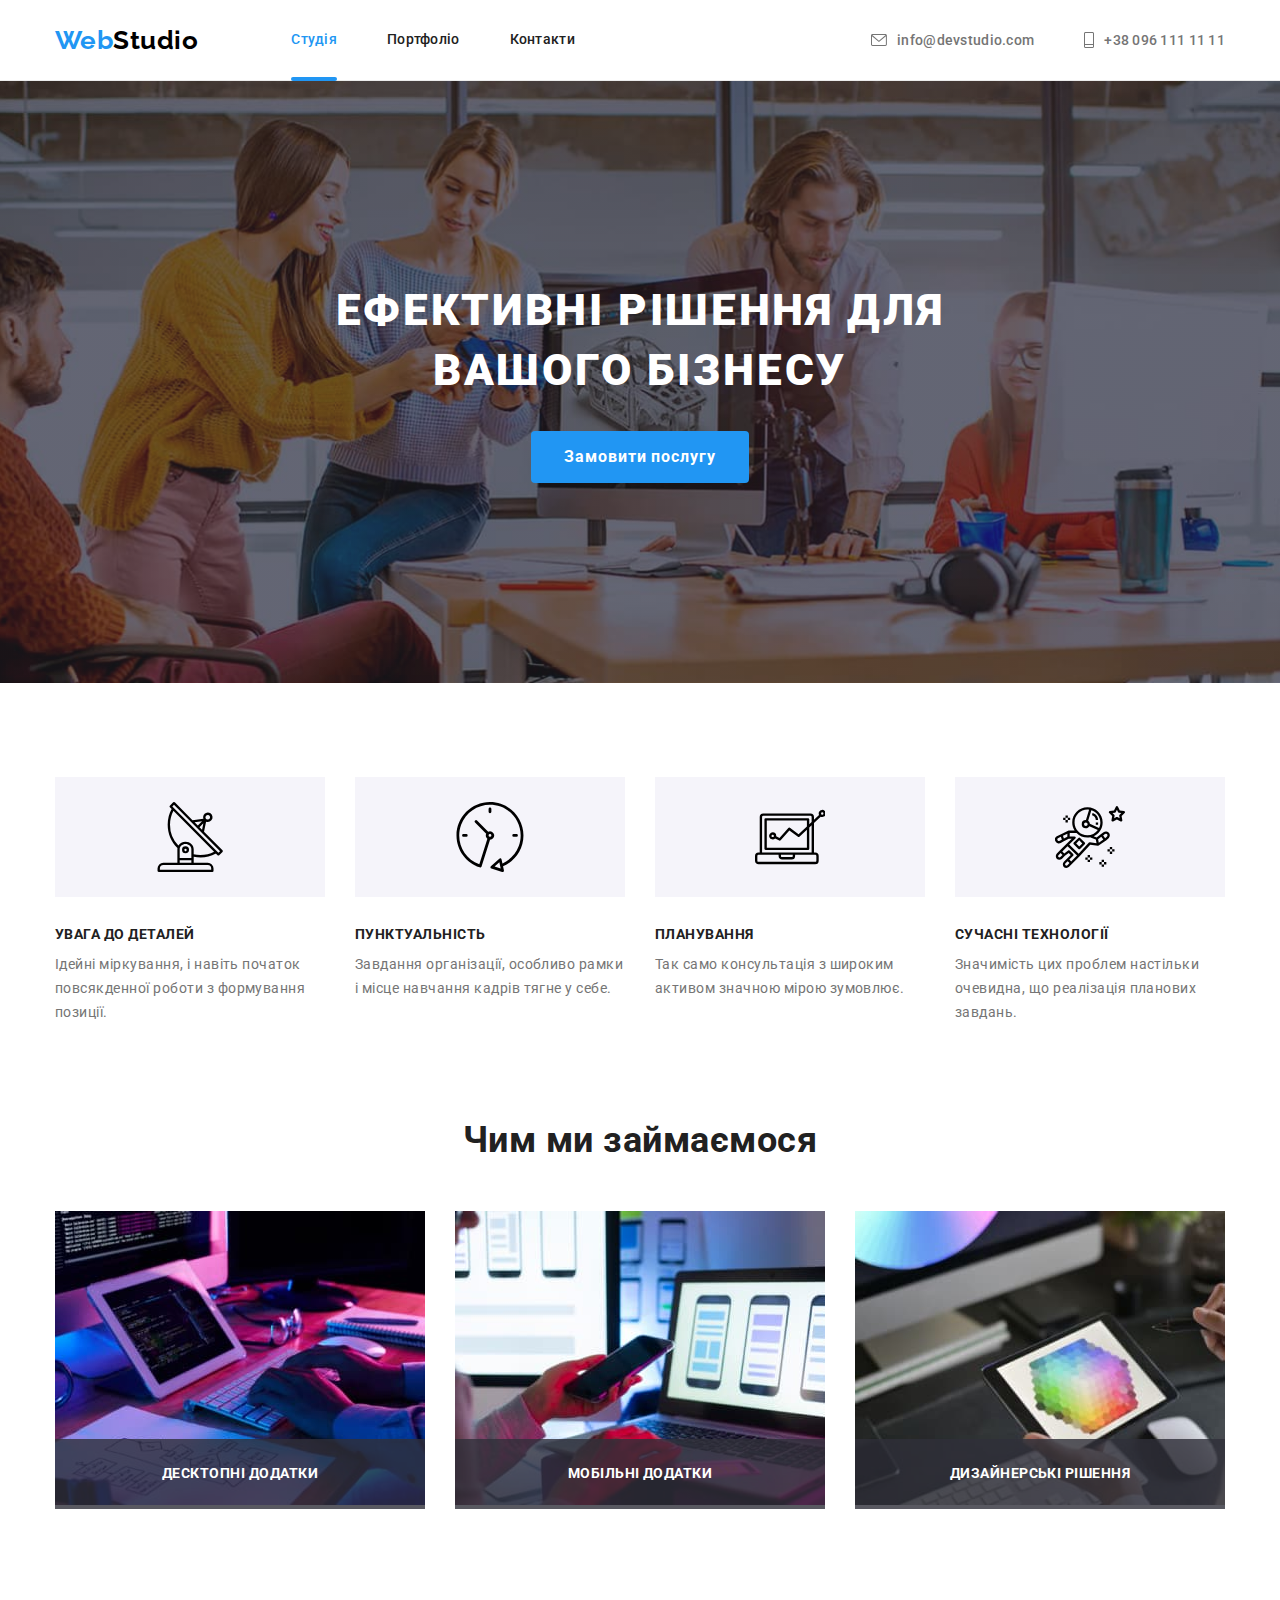
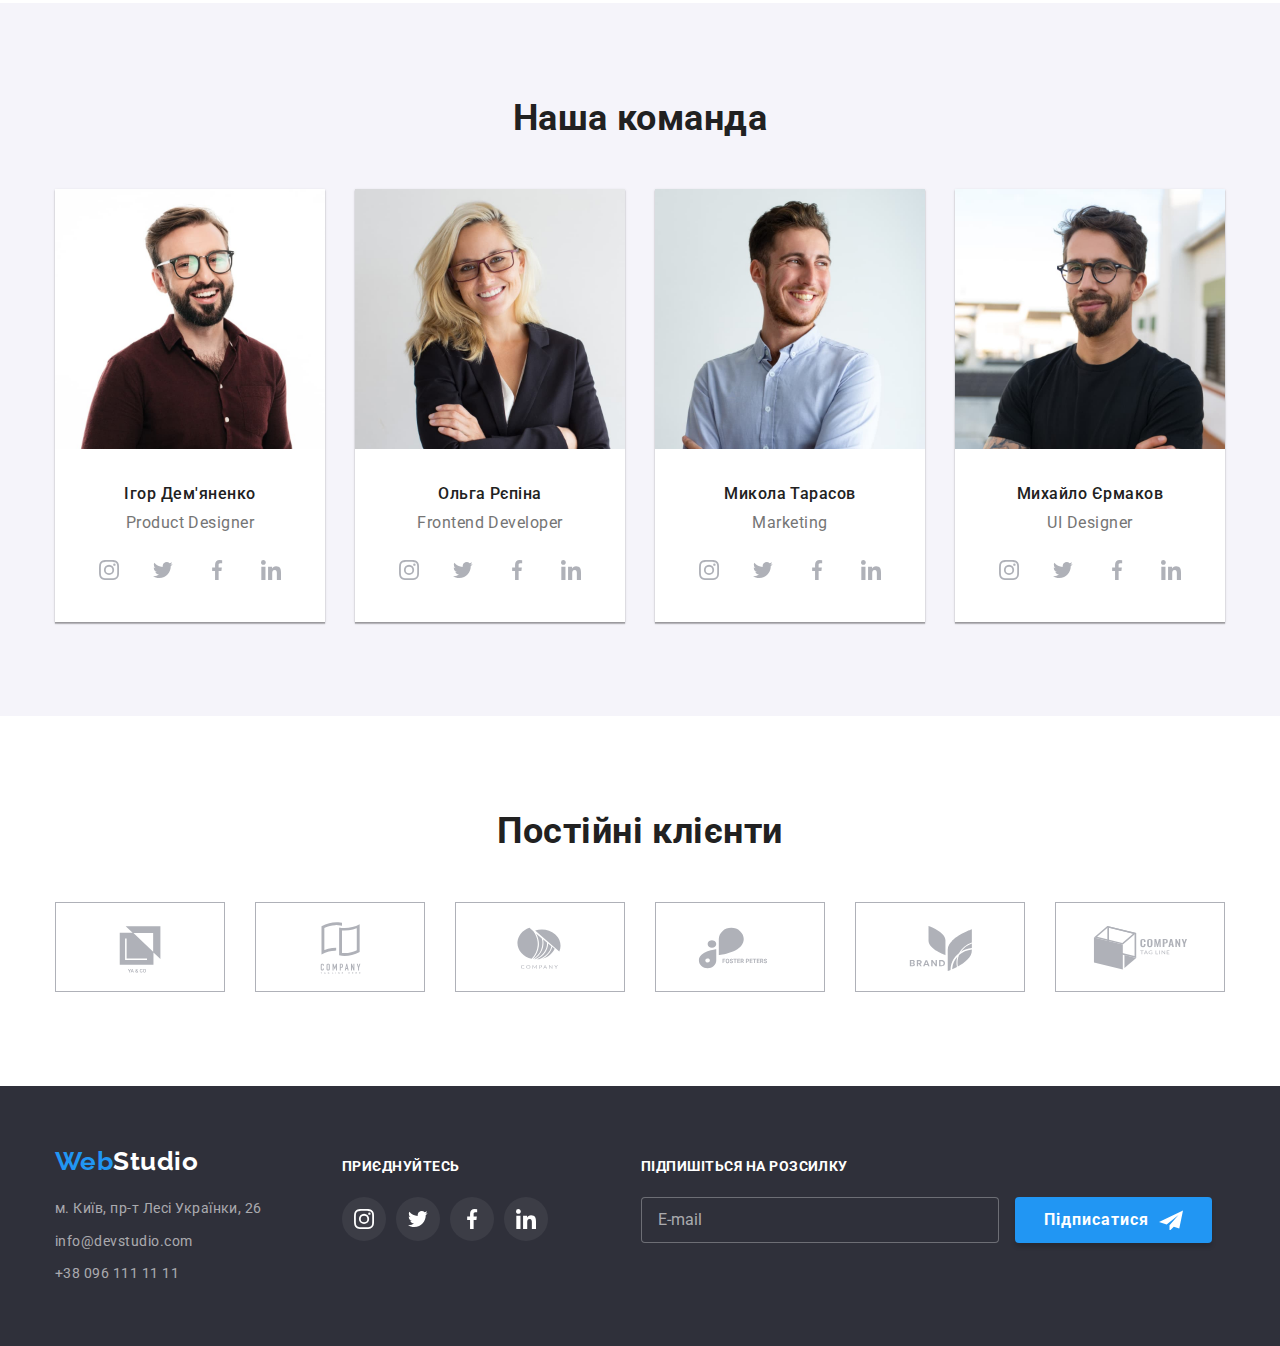
<file: index.html>
<!DOCTYPE html>
<html lang="uk">
  <head>
    <meta charset="UTF-8" />
    <meta http-equiv="X-UA-Compatible" content="IE=edge" />
    <meta name="viewport" content="width=device-width, initial-scale=1.0" />
    <title>Студія</title>
    <link rel="preconnect" href="https://fonts.googleapis.com" />
    <link rel="preconnect" href="https://fonts.gstatic.com" crossorigin />
    <link
      href="https://fonts.googleapis.com/css2?family=Raleway:wght@700&family=Roboto:wght@400;500;700;900&display=swap"
      rel="stylesheet"
    />
    <link
      rel="stylesheet"
      href="https://cdnjs.cloudflare.com/ajax/libs/modern-normalize/1.1.0/modern-normalize.min.css"
    />
    <link rel="stylesheet" href="./css/main.min.css" />
  </head>

  <body>
    <header class="header">
      <div class="container header__section">
        <nav class="header__nav">
          <a class="header__logo logo link" href="./index.html"
            >Web<span class="header__logo--black">Studio</span></a
          >
          <ul class="nav list">
            <li class="nav__item">
              <a class="nav__link link nav__link--current" href="./index.html"
                >Студія</a
              >
            </li>
            <li class="nav__item">
              <a class="nav__link link" href="./portfolio.html">Портфоліо</a>
            </li>
            <li class="nav__item">
              <a class="nav__link link" href="">Контакти</a>
            </li>
          </ul>
        </nav>
        <ul class="header-contact header-contack__list list">
          <li class="header-contact__item">
            <a
              class="header-contact__link link"
              href="mailto:info@devstudio.com"
              ><svg class="header-contact__icon" width="16" height="12">
                <use href="./images/icons.svg#icon-envelope"></use>
              </svg>
              info@devstudio.com</a
            >
          </li>
          <li class="header-contact__item">
            <a class="header-contact__link link" href="tel:+380961111111"
              ><svg class="header-contact__icon" width="10" height="16">
                <use href="./images/icons.svg#icon-mobile"></use>
              </svg>
              +38 096 111 11 11</a
            >
          </li>
        </ul>
      </div>
    </header>

    <main>
      <section class="hero">
        <h1 class="hero__title">Ефективні рішення для вашого бізнесу</h1>
        <button class="hero__btn" type="button" data-modal-open>
          Замовити послугу
        </button>
      </section>

      <section class="features">
        <div class="container">
          <h2 class="visually-hidden">Переваги</h2>
          <ul class="features-list list">
            <li class="features-list__item">
              <div class="features-list__icon-fon">
                <svg class="features-list__icon" width="70" height="70">
                  <use href="./images/icons.svg#icon-antenna"></use>
                </svg>
              </div>

              <h3 class="features-list__title">УВАГА ДО ДЕТАЛЕЙ</h3>
              <p class="features-list__text">
                Ідейні міркування, і навіть початок повсякденної роботи з
                формування позиції.
              </p>
            </li>
            <li class="features-list__item">
              <div class="features-list__icon-fon">
                <svg class="features-list__icon" width="70" height="70">
                  <use href="./images/icons.svg#icon-clock"></use>
                </svg>
              </div>

              <h3 class="features-list__title">ПУНКТУАЛЬНІСТЬ</h3>
              <p class="features-list__text">
                Завдання організації, особливо рамки і місце навчання кадрів
                тягне у себе.
              </p>
            </li>
            <li class="features-list__item">
              <div class="features-list__icon-fon">
                <svg class="features-list__icon" width="70" height="70">
                  <use href="./images/icons.svg#icon-diagram"></use>
                </svg>
              </div>

              <h3 class="features-list__title">ПЛАНУВАННЯ</h3>
              <p class="features-list__text">
                Так само консультація з широким активом значною мірою зумовлює.
              </p>
            </li>
            <li class="features-list__item">
              <div class="features-list__icon-fon">
                <svg class="features-list__icon" width="70" height="70">
                  <use href="./images/icons.svg#icon-astronaut"></use>
                </svg>
              </div>

              <h3 class="features-list__title">СУЧАСНІ ТЕХНОЛОГІЇ</h3>
              <p class="features-list__text">
                Значимість цих проблем настільки очевидна, що реалізація
                планових завдань.
              </p>
            </li>
          </ul>
        </div>
      </section>

      <section class="work">
        <div class="container">
          <h2 class="work__title section-title">Чим ми займаємося</h2>
          <ul class="work-list list">
            <li class="work-list__item">
              <img
                src="./images/box1.jpg"
                alt="співробітник працює за компом"
                width="370"
                height="294"
              />
              <p class="work-list__text">Десктопні додатки</p>
            </li>
            <li class="work-list__item">
              <img
                src="./images/box2.jpg"
                alt="створення мобільного додатку"
                width="370"
                height="294"
              />
              <p class="work-list__text">Мобільні додатки</p>
            </li>
            <li class="work-list__item">
              <img
                src="./images/box3.jpg"
                alt="веб-дизайнер обирає кольори"
                width="370"
                height="294"
              />
              <p class="work-list__text">Дизайнерські рішення</p>
            </li>
          </ul>
        </div>
      </section>

      <section class="team">
        <div class="container">
          <h2 class="team__title section-title">Наша команда</h2>
          <ul class="team-list list">
            <li class="team-list__item">
              <img
                src="./images/img1.jpg"
                alt="фото Ігор Дем'яненко"
                width="270"
                height="260"
              />
              <div class="team-list__workers">
                <h3 class="team-list__worker">Ігор Дем'яненко</h3>
                <p class="team-list__profession" lang="en">Product Designer</p>
                <ul class="team-list__social-list list">
                  <li class="team-list__social-item">
                    <a class="team-list__social-link link" href="">
                      <svg
                        class="team-list__social-icon"
                        width="20"
                        height="20"
                      >
                        <use href="./images/icons.svg#icon-instagram"></use>
                      </svg>
                    </a>
                  </li>

                  <li class="team-list__social-item">
                    <a class="team-list__social-link link" href="">
                      <svg
                        class="team-list__social-icon"
                        width="20"
                        height="20"
                      >
                        <use href="./images/icons.svg#icon-twitter"></use>
                      </svg>
                    </a>
                  </li>

                  <li class="team-list__social-item">
                    <a class="team-list__social-link link" href="">
                      <svg
                        class="team-list__social-icon"
                        width="20"
                        height="20"
                      >
                        <use href="./images/icons.svg#icon-facebook"></use>
                      </svg>
                    </a>
                  </li>

                  <li class="team-list__social-item">
                    <a class="team-list__social-link link" href="">
                      <svg
                        class="team-list__social-icon"
                        width="20"
                        height="20"
                      >
                        <use href="./images/icons.svg#icon-linkedin"></use>
                      </svg>
                    </a>
                  </li>
                </ul>
              </div>
            </li>

            <li class="team-list__item">
              <img
                src="./images/img2.jpg"
                alt="фото Ольга Рєпіна"
                width="270"
                height="260"
              />
              <div class="team-list__workers">
                <h3 class="team-list__worker">Ольга Рєпіна</h3>
                <p class="team-list__profession" lang="en">
                  Frontend Developer
                </p>
                <ul class="team-list__social-list list">
                  <li class="team-list__social-item">
                    <a class="team-list__social-link link" href="">
                      <svg
                        class="team-list__social-icon"
                        width="20"
                        height="20"
                      >
                        <use href="./images/icons.svg#icon-instagram"></use>
                      </svg>
                    </a>
                  </li>

                  <li class="team-list__social-item">
                    <a class="team-list__social-link link" href="">
                      <svg
                        class="team-list__social-icon"
                        width="20"
                        height="20"
                      >
                        <use href="./images/icons.svg#icon-twitter"></use>
                      </svg>
                    </a>
                  </li>

                  <li class="team-list__social-item">
                    <a class="team-list__social-link link" href="">
                      <svg
                        class="team-list__social-icon"
                        width="20"
                        height="20"
                      >
                        <use href="./images/icons.svg#icon-facebook"></use>
                      </svg>
                    </a>
                  </li>

                  <li class="team-list__social-item">
                    <a class="team-list__social-link link" href="">
                      <svg
                        class="team-list__social-icon"
                        width="20"
                        height="20"
                      >
                        <use href="./images/icons.svg#icon-linkedin"></use>
                      </svg>
                    </a>
                  </li>
                </ul>
              </div>
            </li>
            <li class="team-list__item">
              <img
                src="./images/img3.jpg"
                alt="фото Микола Тарасов"
                width="270"
                height="260"
              />
              <div class="team-list__workers">
                <h3 class="team-list__worker">Микола Тарасов</h3>
                <p class="team-list__profession" lang="en">Marketing</p>
                <ul class="team-list__social-list list">
                  <li class="team-list__social-item">
                    <a class="team-list__social-link link" href="">
                      <svg
                        class="team-list__social-icon"
                        width="20"
                        height="20"
                      >
                        <use href="./images/icons.svg#icon-instagram"></use>
                      </svg>
                    </a>
                  </li>

                  <li class="team-list__social-item">
                    <a class="team-list__social-link link" href="">
                      <svg
                        class="team-list__social-icon"
                        width="20"
                        height="20"
                      >
                        <use href="./images/icons.svg#icon-twitter"></use>
                      </svg>
                    </a>
                  </li>

                  <li class="team-list__social-item">
                    <a class="team-list__social-link link" href="">
                      <svg
                        class="team-list__social-icon"
                        width="20"
                        height="20"
                      >
                        <use href="./images/icons.svg#icon-facebook"></use>
                      </svg>
                    </a>
                  </li>

                  <li class="team-list__social-item">
                    <a class="team-list__social-link link" href="">
                      <svg
                        class="team-list__social-icon"
                        width="20"
                        height="20"
                      >
                        <use href="./images/icons.svg#icon-linkedin"></use>
                      </svg>
                    </a>
                  </li>
                </ul>
              </div>
            </li>
            <li class="team-list__item">
              <img
                src="./images/img4.jpg"
                alt="фото Михайло Єрмаков"
                width="270"
                height="260"
              />
              <div class="team-list__workers">
                <h3 class="team-list__worker">Михайло Єрмаков</h3>
                <p class="team-list__profession" lang="en">UI Designer</p>
                <ul class="team-list__social-list list">
                  <li class="team-list__social-item">
                    <a class="team-list__social-link link" href="">
                      <svg
                        class="team-list__social-icon"
                        width="20"
                        height="20"
                      >
                        <use href="./images/icons.svg#icon-instagram"></use>
                      </svg>
                    </a>
                  </li>

                  <li class="team-list__social-item">
                    <a class="team-list__social-link link" href="">
                      <svg
                        class="team-list__social-icon"
                        width="20"
                        height="20"
                      >
                        <use href="./images/icons.svg#icon-twitter"></use>
                      </svg>
                    </a>
                  </li>

                  <li class="team-list__social-item">
                    <a class="team-list__social-link link" href="">
                      <svg
                        class="team-list__social-icon"
                        width="20"
                        height="20"
                      >
                        <use href="./images/icons.svg#icon-facebook"></use>
                      </svg>
                    </a>
                  </li>

                  <li class="team-list__social-item">
                    <a class="team-list__social-link link" href="">
                      <svg
                        class="team-list__social-icon"
                        width="20"
                        height="20"
                      >
                        <use href="./images/icons.svg#icon-linkedin"></use>
                      </svg>
                    </a>
                  </li>
                </ul>
              </div>
            </li>
          </ul>
        </div>
      </section>

      <section class="client">
        <div class="container">
          <h2 class="client__title">Постійні клієнти</h2>
          <ul class="client__list customers list">
            <li class="customers__item">
              <a class="customers__link link" href="">
                <svg class="customers__icon" width="106" height="60">
                  <use href="./images/icons.svg#icon-client_1"></use>
                </svg>
              </a>
            </li>

            <li class="customers__item">
              <a class="customers__link link" href="">
                <svg class="customers__icon" width="106" height="60">
                  <use href="./images/icons.svg#icon-client_2"></use>
                </svg>
              </a>
            </li>

            <li class="customers__item">
              <a class="customers__link link" href="">
                <svg class="customers__icon" width="106" height="60">
                  <use href="./images/icons.svg#icon-client_3"></use>
                </svg>
              </a>
            </li>

            <li class="customers__item">
              <a class="customers__link link" href="">
                <svg class="customers__icon" width="106" height="60">
                  <use href="./images/icons.svg#icon-client_4"></use>
                </svg>
              </a>
            </li>

            <li class="customers__item">
              <a class="customers__link link" href="">
                <svg class="customers__icon" width="106" height="60">
                  <use href="./images/icons.svg#icon-client_5"></use>
                </svg>
              </a>
            </li>

            <li class="customers__item">
              <a class="customers__link link" href="">
                <svg class="customers__icon" width="106" height="60">
                  <use href="./images/icons.svg#icon-client_6"></use>
                </svg>
              </a>
            </li>
          </ul>
        </div>
      </section>
    </main>

    <footer class="footer">
      <div class="container">
        <div class="footer__flex">
          <div class="footer__contacts-flex">
            <a class="footer__logo logo link" href="./index.html"
              >Web<span class="footer__logo--white">Studio</span>
            </a>

            <address class="footer-contact">
              <ul class="footer-contact__list list">
                <li class="footer-contact__item">
                  <a
                    class="footer-contact__link footer-contact__address link"
                    href="https://goo.gl/maps/CdvJLRiEL6Q8Smko8"
                    target="_blank"
                    rel="noreferrer noopener"
                    >м. Київ, пр-т Лесі Українки, 26</a
                  >
                </li>
                <li class="footer-contact__item">
                  <a
                    class="footer-contact__link link"
                    href="mailto:info@devstudio.com"
                    >info@devstudio.com</a
                  >
                </li>
                <li class="footer-contact__item">
                  <a class="footer-contact__link link" href="tel:+380961111111"
                    >+38 096 111 11 11</a
                  >
                </li>
              </ul>
            </address>
          </div>
          <div class="social-section">
            <p class="social-section__text">ПРИЄДНУЙТЕСЬ</p>
            <ul class="footer-list list">
              <li class="footer-list__item">
                <a class="footer-list__link" href="">
                  <svg class="footer-list__icon" width="20" height="20">
                    <use href="./images/icons.svg#icon-instagram"></use>
                  </svg>
                </a>
              </li>

              <li class="footer-list__item">
                <a class="footer-list__link" href="">
                  <svg class="footer-list__icon" width="20" height="20">
                    <use href="./images/icons.svg#icon-twitter"></use>
                  </svg>
                </a>
              </li>

              <li class="footer-list__item">
                <a class="footer-list__link" href="">
                  <svg class="footer-list__icon" width="20" height="20">
                    <use href="./images/icons.svg#icon-facebook"></use>
                  </svg>
                </a>
              </li>

              <li class="footer-list__item">
                <a class="footer-list__link" href="">
                  <svg class="footer-list__icon" width="20" height="20">
                    <use href="./images/icons.svg#icon-linkedin"></use>
                  </svg>
                </a>
              </li>
            </ul>
          </div>
          <div class="footer-submit">
            <p class="footer-submit__text">Підпишіться на розсилку</p>
            <div class="footer-submit__form">
              <label class="footer-submit__label" for="submit-mail"></label>
              <input
                class="footer-submit__input"
                type="email"
                name="submit-mail"
                id="submit-mail"
                placeholder="E-mail"
              />
              <button class="footer-submit__btn" type="submit">
                Підписатися
              </button>
            </div>
          </div>
        </div>
      </div>
    </footer>
    <div class="backdrop is-hidden" data-modal>
      <div class="modal">
        <button type="button" class="close-btn" data-modal-close>
          <svg class="modal-icon" width="11" height="11">
            <use href="./images/icons.svg#icon-vector"></use>
          </svg>
        </button>

        <form class="form">
          <span class="form-title">Залиште свої дані, ми вам передзвонимо</span>

          <div class="form-field top-title">
            <label class="form-label" for="name">Ім'я</label>
            <input class="form-input" type="text" name="name" id="name" />
            <svg class="input-icon" width="12" height="12">
              <use href="./images/icons.svg#icon-name"></use>
            </svg>
          </div>
          <div class="form-field">
            <label class="form-label" for="tel">Телефон</label>
            <input class="form-input" type="tel" name="tel" id="tel" />
            <svg class="input-icon" width="12" height="12">
              <use href="./images/icons.svg#icon-tel"></use>
            </svg>
          </div>
          <div class="form-field">
            <label class="form-label" for="email">Пошта</label>
            <input class="form-input" type="email" name="email" id="email" />
            <svg class="input-icon" width="12" height="12">
              <use href="./images/icons.svg#icon-mail"></use>
            </svg>
          </div>
          <div class="form-field">
            <label class="comment-label" for="comment">Коментар</label>
            <textarea
              class="comment"
              name="comment"
              id="comment"
              rows="9"
              placeholder="Введите текст"
            ></textarea>
          </div>
          <div class="form-field-chek">
            <label class="policy-label" for="policy">
              <input
                class="form-checkbox"
                type="checkbox"
                name="policy"
                id="policy"
              />
              <span class="icon-chek"></span>
              Погоджуюся з розсилкою та приймаю
              <a class="policy-link" href="">Умови договору</a>
            </label>
          </div>
          <button class="form-btn" type="submit">Відправити</button>
        </form>
      </div>
    </div>
    <script src="./js/modal.js"></script>
  </body>
</html>
</file>
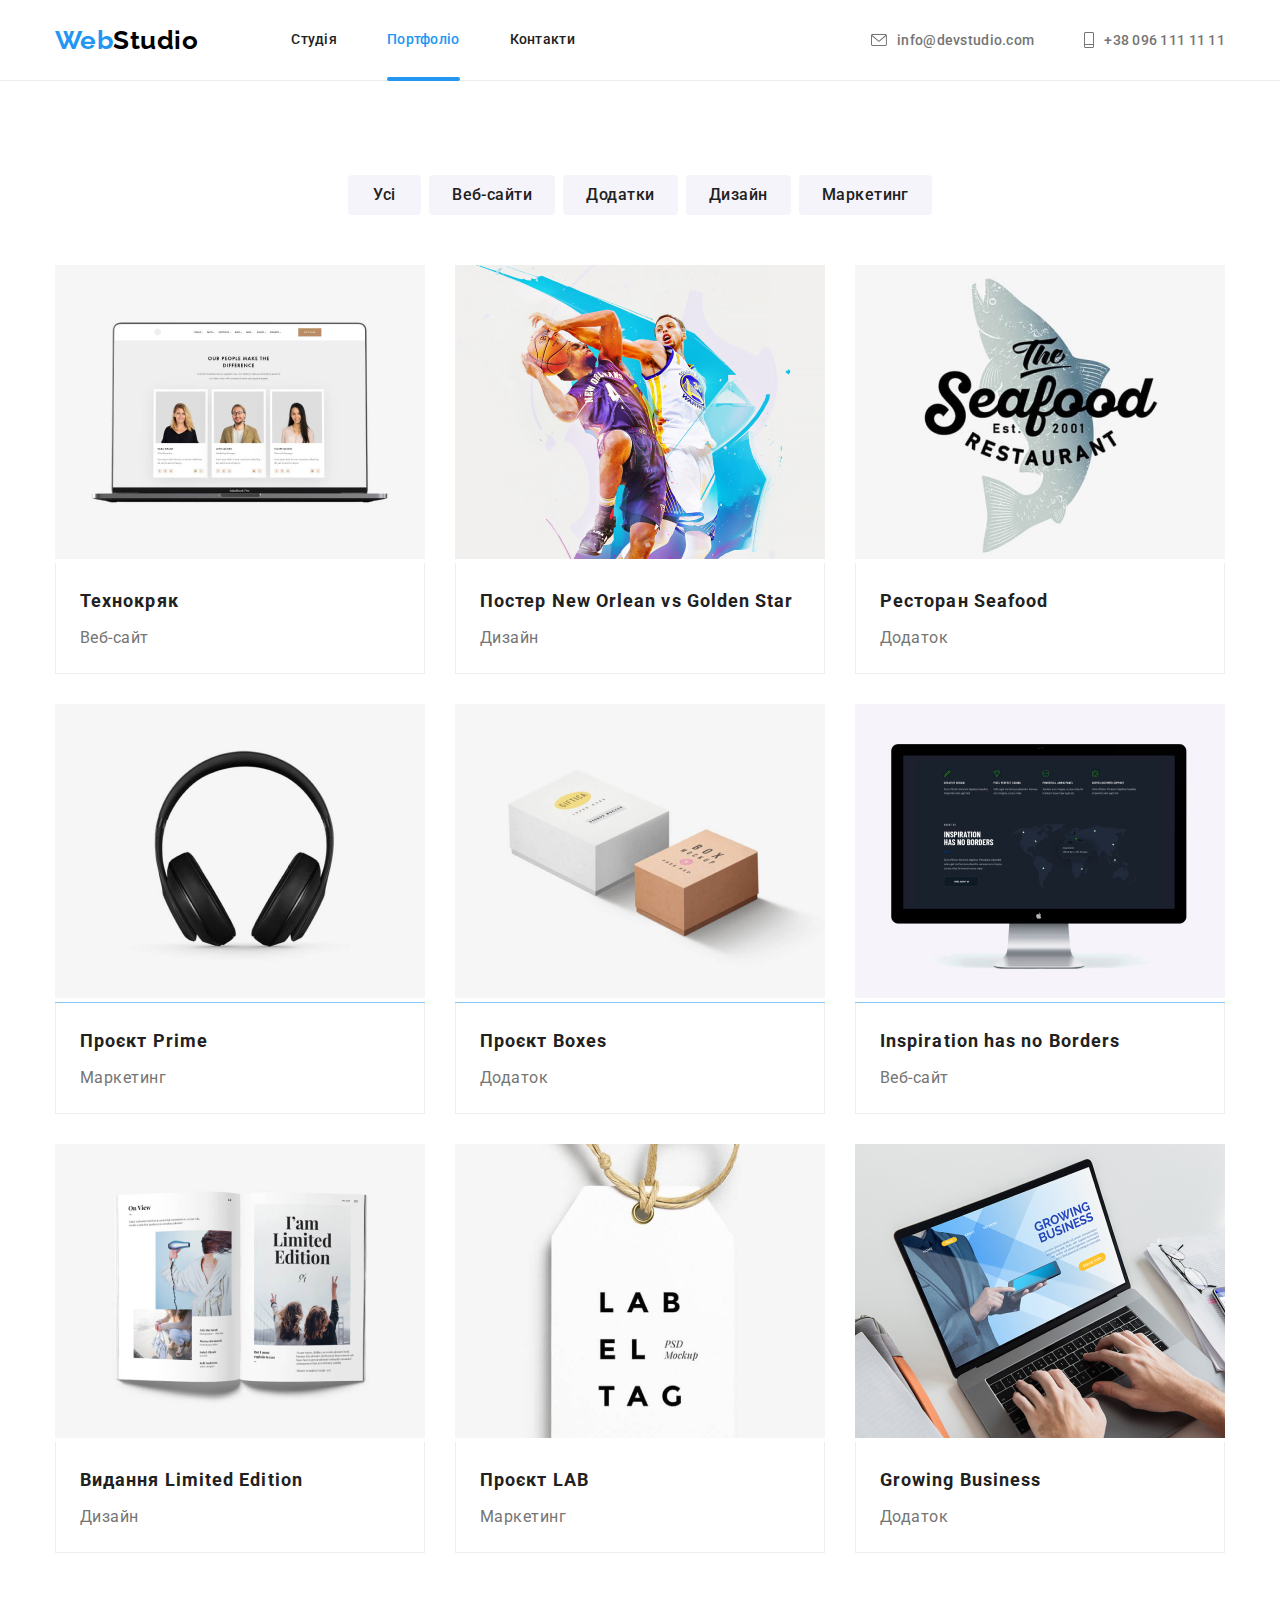
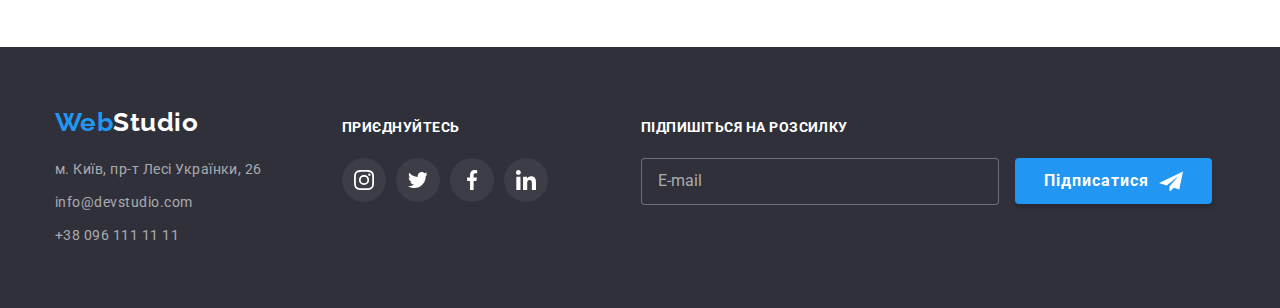
<file: portfolio.html>
<!DOCTYPE html>
<html lang="uk">
  <head>
    <meta charset="UTF-8" />
    <meta http-equiv="X-UA-Compatible" content="IE=edge" />
    <meta name="viewport" content="width=device-width, initial-scale=1.0" />
    <title>Портфоліо</title>
    <link rel="preconnect" href="https://fonts.googleapis.com" />
    <link rel="preconnect" href="https://fonts.gstatic.com" crossorigin />
    <link
      href="https://fonts.googleapis.com/css2?family=Raleway:wght@700&family=Roboto:wght@400;500;700;900&display=swap"
      rel="stylesheet"
    />
    <link
      rel="stylesheet"
      href="https://cdnjs.cloudflare.com/ajax/libs/modern-normalize/1.1.0/modern-normalize.min.css"
    />
    <link rel="stylesheet" href="./css/main.min.css" />
  </head>
  <body>
    <header class="header">
      <div class="container header__section">
        <nav class="header__nav">
          <a class="header__logo logo link" href="./index.html"
            >Web<span class="header__logo--black">Studio</span></a
          >
          <ul class="nav list">
            <li class="nav__item">
              <a class="nav__link link" href="./index.html">Студія</a>
            </li>
            <li class="nav__item">
              <a
                class="nav__link link nav__link--current link"
                href="./portfolio.html"
                >Портфоліо</a
              >
            </li>
            <li class="nav__item">
              <a class="nav__link link" href="">Контакти</a>
            </li>
          </ul>
        </nav>
        <ul class="header-contact header-contack__list list">
          <li class="header-contact__item">
            <a
              class="header-contact__link link"
              href="mailto:info@devstudio.com"
              ><svg class="header-contact__icon" width="16" height="12">
                <use href="./images/icons.svg#icon-envelope"></use>
              </svg>
              info@devstudio.com</a
            >
          </li>
          <li class="header-contact__item">
            <a class="header-contact__link link" href="tel:+380961111111"
              ><svg class="header-contact__icon" width="10" height="16">
                <use href="./images/icons.svg#icon-mobile"></use>
              </svg>
              +38 096 111 11 11</a
            >
          </li>
        </ul>
      </div>
    </header>

    <main>
      <section class="portfolio-section">
        <div class="container">
          <h1 hidden>Приклади робіт</h1>
          <ul class="portfolio-btn-list list">
            <li class="portfolio-btn-item">
              <button class="portfolio-btn" type="button">Усі</button>
            </li>
            <li class="portfolio-btn-item">
              <button class="portfolio-btn" type="button">Веб-сайти</button>
            </li>
            <li class="portfolio-btn-item">
              <button class="portfolio-btn" type="button">Додатки</button>
            </li>
            <li class="portfolio-btn-item">
              <button class="portfolio-btn" type="button">Дизайн</button>
            </li>
            <li class="portfolio-btn-item">
              <button class="portfolio-btn" type="button">Маркетинг</button>
            </li>
          </ul>
        </div>
        <div class="container">
          <ul class="portfolio-list list">
            <li class="portfolio-item">
              <div class="portfolio-description">
                <img
                  src="./images/tehno.jpg"
                  alt="відкритий ноутбук з сайтом Технокряк"
                  width="370"
                  height="294"
                />
                <div class="portfolio-overlay">
                  <p class="portfolio-description-text">
                    Ресурс пропонує комплексні пропозиції з різним рівнем
                    функціоналу та сервісів. Все це дозволить відвідувачу
                    отримати вичерпні відомості про компанію чи приватну особу.
                  </p>
                </div>
              </div>
              <div class="portfolio-border">
                <h2 class="portfolio-list-title">Технокряк</h2>
                <p class="portfolio-list-text">Веб-сайт</p>
              </div>
            </li>
            <li class="portfolio-item">
              <div class="portfolio-description">
                <img
                  src="./images/poster.jpg"
                  alt="хлопці грають в баскетбол"
                  width="370"
                  height="294"
                />
                <div class="portfolio-overlay">
                  <p class="portfolio-description-text">
                    Ресурс пропонує комплексні пропозиції з різним рівнем
                    функціоналу та сервісів. Все це дозволить відвідувачу
                    отримати вичерпні відомості про компанію чи приватну особу.
                  </p>
                </div>
              </div>
              <div class="portfolio-border">
                <h2 class="portfolio-list-title">
                  Постер <span lang="en">New Orlean vs Golden Star</span>
                </h2>
                <p class="portfolio-list-text">Дизайн</p>
              </div>
            </li>

            <li class="portfolio-item">
              <div class="portfolio-description">
                <img
                  src="./images/seafood.jpg"
                  alt="логотип ресторану Seafood"
                  width="370"
                  height="294"
                />
                <div class="portfolio-overlay">
                  <p class="portfolio-description-text">
                    Ресурс пропонує комплексні пропозиції з різним рівнем
                    функціоналу та сервісів. Все це дозволить відвідувачу
                    отримати вичерпні відомості про компанію чи приватну особу.
                  </p>
                </div>
              </div>
              <div class="portfolio-border">
                <h2 class="portfolio-list-title">
                  Ресторан <span lang="en">Seafood</span>
                </h2>
                <p class="portfolio-list-text">Додаток</p>
              </div>
            </li>

            <li class="portfolio-item">
              <div class="portfolio-description">
                <img
                  src="./images/prime.jpg"
                  alt="навушники"
                  width="370"
                  height="294"
                />
                <div class="portfolio-overlay">
                  <p class="portfolio-description-text">
                    Ресурс пропонує комплексні пропозиції з різним рівнем
                    функціоналу та сервісів. Все це дозволить відвідувачу
                    отримати вичерпні відомості про компанію чи приватну особу.
                  </p>
                </div>
              </div>
              <div class="portfolio-border">
                <h2 class="portfolio-list-title">
                  Проєкт <span lang="en">Prime</span>
                </h2>
                <p class="portfolio-list-text">Маркетинг</p>
              </div>
            </li>

            <li class="portfolio-item">
              <div class="portfolio-description">
                <img
                  src="./images/boxes.jpg"
                  alt="дві коробки"
                  width="370"
                  height="294"
                />
                <div class="portfolio-overlay">
                  <p class="portfolio-description-text">
                    Ресурс пропонує комплексні пропозиції з різним рівнем
                    функціоналу та сервісів. Все це дозволить відвідувачу
                    отримати вичерпні відомості про компанію чи приватну особу.
                  </p>
                </div>
              </div>
              <div class="portfolio-border">
                <h2 class="portfolio-list-title">
                  Проєкт <span lang="en">Boxes</span>
                </h2>
                <p class="portfolio-list-text">Додаток</p>
              </div>
            </li>

            <li class="portfolio-item">
              <div class="portfolio-description">
                <img
                  src="./images/monitor.jpg"
                  alt="комп'ютерний монитор"
                  width="370"
                  height="294"
                />
                <div class="portfolio-overlay">
                  <p class="portfolio-description-text">
                    Ресурс пропонує комплексні пропозиції з різним рівнем
                    функціоналу та сервісів. Все це дозволить відвідувачу
                    отримати вичерпні відомості про компанію чи приватну особу.
                  </p>
                </div>
              </div>
              <div class="portfolio-border">
                <h2 class="portfolio-list-title">
                  <span lang="en">Inspiration has no Borders</span>
                </h2>
                <p class="portfolio-list-text">Веб-сайт</p>
              </div>
            </li>

            <li class="portfolio-item">
              <div class="portfolio-description">
                <img
                  src="./images/limited.jpg"
                  alt="відкритий журнал"
                  width="370"
                  height="294"
                />
                <div class="portfolio-overlay">
                  <p class="portfolio-description-text">
                    Ресурс пропонує комплексні пропозиції з різним рівнем
                    функціоналу та сервісів. Все це дозволить відвідувачу
                    отримати вичерпні відомості про компанію чи приватну особу.
                  </p>
                </div>
              </div>
              <div class="portfolio-border">
                <h2 class="portfolio-list-title">
                  Видання <span lang="en">Limited Edition</span>
                </h2>
                <p class="portfolio-list-text">Дизайн</p>
              </div>
            </li>

            <li class="portfolio-item">
              <div class="portfolio-description">
                <img
                  src="./images/lab.jpg"
                  alt="етикетка LAB"
                  width="370"
                  height="294"
                />
                <div class="portfolio-overlay">
                  <p class="portfolio-description-text">
                    Ресурс пропонує комплексні пропозиції з різним рівнем
                    функціоналу та сервісів. Все це дозволить відвідувачу
                    отримати вичерпні відомості про компанію чи приватну особу.
                  </p>
                </div>
              </div>
              <div class="portfolio-border">
                <h2 class="portfolio-list-title">
                  Проєкт <span lang="en">LAB</span>
                </h2>
                <p class="portfolio-list-text">Маркетинг</p>
              </div>
            </li>

            <li class="portfolio-item border">
              <div class="portfolio-description">
                <img
                  src="./images/growing.jpg"
                  alt="людина працює за компом"
                  width="370"
                  height="294"
                />
                <div class="portfolio-overlay">
                  <p class="portfolio-description-text">
                    Ресурс пропонує комплексні пропозиції з різним рівнем
                    функціоналу та сервісів. Все це дозволить відвідувачу
                    отримати вичерпні відомості про компанію чи приватну особу.
                  </p>
                </div>
              </div>
              <div class="portfolio-border">
                <h2 class="portfolio-list-title">
                  <span lang="en">Growing Business</span>
                </h2>
                <p class="portfolio-list-text">Додаток</p>
              </div>
            </li>
          </ul>
        </div>
      </section>
    </main>

    <footer class="footer">
      <div class="container">
        <div class="footer__flex">
          <div class="footer__contacts-flex">
            <a class="footer__logo logo link" href="./index.html"
              >Web<span class="footer__logo--white">Studio</span>
            </a>

            <address class="footer-contact">
              <ul class="footer-contact__list list">
                <li class="footer-contact__item">
                  <a
                    class="footer-contact__link footer-contact__address link"
                    href="https://goo.gl/maps/CdvJLRiEL6Q8Smko8"
                    target="_blank"
                    rel="noreferrer noopener"
                    >м. Київ, пр-т Лесі Українки, 26</a
                  >
                </li>
                <li class="footer-contact__item">
                  <a
                    class="footer-contact__link link"
                    href="mailto:info@devstudio.com"
                    >info@devstudio.com</a
                  >
                </li>
                <li class="footer-contact__item">
                  <a class="footer-contact__link link" href="tel:+380961111111"
                    >+38 096 111 11 11</a
                  >
                </li>
              </ul>
            </address>
          </div>
          <div class="social-section">
            <p class="social-section__text">приєднуйтесь</p>
            <ul class="footer-list list">
              <li class="footer-list__item">
                <a class="footer-list__link" href="">
                  <svg class="footer-list__icon" width="20" height="20">
                    <use href="./images/icons.svg#icon-instagram"></use>
                  </svg>
                </a>
              </li>

              <li class="footer-list__item">
                <a class="footer-list__link" href="">
                  <svg class="footer-list__icon" width="20" height="20">
                    <use href="./images/icons.svg#icon-twitter"></use>
                  </svg>
                </a>
              </li>

              <li class="footer-list__item">
                <a class="footer-list__link" href="">
                  <svg class="footer-list__icon" width="20" height="20">
                    <use href="./images/icons.svg#icon-facebook"></use>
                  </svg>
                </a>
              </li>

              <li class="footer-list__item">
                <a class="footer-list__link" href="">
                  <svg class="footer-list__icon" width="20" height="20">
                    <use href="./images/icons.svg#icon-linkedin"></use>
                  </svg>
                </a>
              </li>
            </ul>
          </div>
          <div class="footer-submit">
            <p class="footer-submit__text">Підпишіться на розсилку</p>
            <div class="footer-submit__form">
              <label class="footer-submit__label" for="submit-mail"></label>
              <input
                class="footer-submit__input"
                type="email"
                name="submit-mail"
                id="submit-mail"
                placeholder="E-mail"
              />
              <button class="footer-submit__btn" type="submit">
                Підписатися
              </button>
            </div>
          </div>
        </div>
      </div>
    </footer>
  </body>
</html>
</file>
<file: css/main.min.css>
:root{--primary-text-color: #212121;--secondary-text-color: #757575;--white-text-color: #ffffff;--accent-color: #2196f3;--black-logo-color: #000000;--footer-text-color: rgba(255, 255, 255, 0.6);--white-background-color: #ffffff;--hero-background-color: #2f303a;--team-background-color: #f5f4fa}body{font-family:"Roboto";letter-spacing:0.03em;background-color:var(--white-background-color);color:var(--primary-text-color)}.list{list-style:none}.link{text-decoration:none}h1,h2,h3,h4,h5,h6,p,ul{margin:0;padding:0}.container{width:1200px;margin-left:auto;margin-right:auto;padding-left:15px;padding-right:15px}.section-title{font-weight:700;font-size:36px;line-height:1.17;text-align:center;color:var(--primary-text-color)}.logo{font-family:"Raleway";font-weight:700;font-size:26px;line-height:1.19;align-items:center;text-align:center;color:var(--accent-color)}.visually-hidden{position:absolute;width:1px;height:1px;margin:-1px;padding:0;overflow:hidden;border:0;clip:rect(0 0 0 0)}.header{border-bottom:1px solid #ececec}.header__section{display:flex;align-items:center}.header__nav{display:flex;align-items:center}.header__logo{margin-right:93px}.header__logo--black{color:var(--black-logo-color)}.nav{display:flex}.nav__item:not(:last-child){margin-right:50px}.nav__link{display:block;padding-top:32px;padding-bottom:32px;font-weight:500;font-size:14px;line-height:1.14;letter-spacing:0.02em;color:var(--primary-text-color);position:relative;transition:color 250ms cubic-bezier(0.4, 0, 0.2, 1)}.nav__link:focus,.nav__link:hover{color:var(--accent-color)}.nav__link--current{color:var(--accent-color)}.nav__link--current::after{position:absolute;display:block;content:"";width:100%;height:4px;border-radius:2px;bottom:-1px;background-color:var(--accent-color)}.header-contact{display:flex}.header-contack__list{margin-left:auto}.header-contact__item+.header-contact__item{margin-left:50px}.header-contact__link{display:inline-flex;padding:32px 0px 32px;align-items:center;font-weight:500;font-size:14px;line-height:16px;letter-spacing:0.02em;color:var(--secondary-text-color);transition:color 250ms cubic-bezier(0.4, 0, 0.2, 1)}.header-contact__link:hover,.header-contact__link:focus{color:var(--accent-color)}.header-contact__icon{margin-right:10px;fill:currentColor}.hero{padding-top:200px;padding-bottom:200px;max-width:1600px;min-height:600px;margin-left:auto;margin-right:auto;background-image:linear-gradient(to right, rgba(47,48,58,0.4), rgba(47,48,58,0.4)),url(../images/hero.jpg);background-color:var(--hero-background-color);background-repeat:no-repeat;background-position:center;background-size:cover;text-align:center}.hero__title{margin-bottom:30px;margin-left:auto;margin-right:auto;max-width:696px;font-weight:900;font-size:44px;line-height:1.36;letter-spacing:0.06em;text-transform:uppercase;color:var(--white-text-color)}.hero__btn{display:inline-block;min-width:200px;border-radius:4px;border:1px solid transparent;padding:10px 32px;background-color:var(--accent-color);color:var(--white-text-color);font-family:"Roboto";font-weight:700;font-size:16px;line-height:1.88;align-items:center;text-align:center;letter-spacing:0.06em;cursor:pointer;transition:background-color 250ms cubic-bezier(0.4, 0, 0.2, 1),color 250ms cubic-bezier(0.4, 0, 0.2, 1)}.hero__btn:hover,.hero__btn:focus{background-color:var(--white-text-color);color:var(--accent-color)}.features{padding-top:94px;padding-bottom:94px}.features-list{display:flex}.features-list__item:not(:last-child){margin-right:30px;max-width:270px}.features-list__icon-fon{display:flex;width:270px;height:120px;align-items:center;justify-content:center;flex-direction:column;margin-bottom:30px;background-color:var(--team-background-color)}.features-list__icon{align-items:center}.features-list__title{margin-bottom:10px;font-weight:700;font-size:14px;line-height:1.14;text-transform:uppercase}.features-list__text{font-size:14px;line-height:1.71;color:var(--secondary-text-color)}.work{padding-bottom:94px}.work__title{margin-bottom:50px}.work-list{display:flex}.work-list__item{position:relative}.work-list__item:not(:last-child){margin-right:30px}.work-list__text{width:100%;position:absolute;bottom:0;left:0;padding:27px 0px;font-weight:bold;font-size:14px;line-height:1.14;text-align:center;text-transform:uppercase;color:var(--white-text-color);background-color:rgba(47,48,58,0.8)}.team{padding-top:94px;padding-bottom:94px;background-color:var(--team-background-color)}.team__title{margin-bottom:50px}.team-list{display:flex}.team-list__item{box-shadow:0px 1px 3px rgba(0,0,0,0.12),0px 1px 1px rgba(0,0,0,0.14),0px 2px 1px rgba(0,0,0,0.2);background-color:var(--white-background-color)}.team-list__item:not(:last-child){margin-right:30px}.team-list__workers{padding:30px 0px}.team-list__worker{font-weight:500;font-size:16px;line-height:1.19;text-align:center}.team-list__profession{margin-top:10px;font-size:16px;line-height:1.19;text-align:center;color:var(--secondary-text-color)}.team-list__social-list{display:flex;justify-content:space-between;align-items:center;padding:0px 32px;margin-top:16px;list-style:none}.team-list__social-item{width:44px;height:44px}.team-list__social-link{display:block;width:44px;height:44px;border-radius:50%;color:#afb1b8;background-color:#ffffff;transition:background-color 250ms cubic-bezier(0.4, 0, 0.2, 1),color 250ms cubic-bezier(0.4, 0, 0.2, 1)}.team-list__social-link:hover,.team-list__social-link:focus{color:#ffffff;background-color:var(--accent-color)}.team-list__social-icon{margin:12px 0px 0px 12px;fill:currentColor}.client{padding-top:94px;padding-bottom:94px}.client__title{margin-bottom:50px;font-weight:700;font-size:36px;line-height:1.17;text-align:center}.client__list{padding:0;margin:0;list-style:none;justify-content:space-between;align-items:center}.customers{display:flex}.customers__item{width:170px;height:90px;transition:border-color 250ms cubic-bezier(0.4, 0, 0.2, 1),color 250ms cubic-bezier(0.4, 0, 0.2, 1)}.customers__item:not(:last-child){margin-right:30px}.customers__item:focus,.customers__item:hover{color:var(--accent-color);border-color:var(--accent-color)}.customers__link{display:block;width:170px;height:90px;border:1px solid #afb1b8;color:#afb1b8;background-color:#fff;padding:16px 32px;transition:border-color 250ms cubic-bezier(0.4, 0, 0.2, 1),color 250ms cubic-bezier(0.4, 0, 0.2, 1)}.customers__link:focus,.customers__link:hover{color:var(--accent-color);border-color:var(--accent-color)}.customers__icon{fill:currentColor}.footer{padding-top:60px;padding-bottom:60px;background-color:var(--hero-background-color)}.footer__flex{display:flex;margin:0;padding:0;list-style:none}.footer__logo--white{color:var(--white-text-color)}.footer-contact{margin-top:20px}.footer-contact__address{color:var(--white-text-color)}.footer-contact__item{margin-top:9px}.footer-contact__link{font-style:normal;font-size:14px;line-height:1.71;color:var(--footer-text-color);transition:color 250ms cubic-bezier(0.4, 0, 0.2, 1)}.footer-contact__link:hover,.footer-contact__link:focus{color:var(--accent-color)}.social-section{margin-left:80px;width:206px}.social-section__text{padding:20px 0px 10px 0px;margin-bottom:20px;font-weight:700;font-size:14px;line-height:1.14px;text-transform:uppercase;color:var(--white-text-color)}.footer-list{display:flex;justify-content:space-between;align-items:center;padding:0;margin-top:0;list-style:none}.footer-list__item{width:44px;height:44px}.footer-list__link{display:block;width:44px;height:44px;border-radius:50%;color:#ffffff;background-color:#ffffff10;transition:background-color 250ms cubic-bezier(0.4, 0, 0.2, 1),color 250ms cubic-bezier(0.4, 0, 0.2, 1)}.footer-list__link:hover,.footer-list__link:focus{color:#ffffff;background-color:var(--accent-color)}.footer-list__icon{margin:12px 0px 0px 12px;fill:currentColor}.footer-submit{margin-left:93px}.footer-submit__text{padding:20px 0px 10px 0px;margin-bottom:20px;font-weight:700;font-size:14px;line-height:1.14px;text-transform:uppercase;color:var(--white-text-color)}.footer-submit__input{width:358px;margin:0;padding:13px 16px;border-radius:4px;border:1px solid rgba(255,255,255,0.3);background-color:var(--hero-background-color);color:var(--white-text-color)}.footer-submit__input::placeholder{font-size:16px;line-height:1.25;color:rgba(255,255,255,0.6)}.footer-submit__btn{display:inline-flex;align-items:center;justify-content:center;border:none;margin:0;padding:8px 29px;border-radius:4px;background-color:var(--accent-color);box-shadow:0px 4px 4px rgba(0,0,0,0.15);color:var(--white-text-color);font-family:"Roboto";font-style:normal;font-weight:700;font-size:16px;line-height:1.87;letter-spacing:0.06em;cursor:pointer;min-height:43px;margin-left:12px}.footer-submit__btn::after{content:"";display:inline-block;width:24px;height:20px;margin-left:10px;background-image:url(../images/send.svg)}.portfolio-section{padding-top:94px;padding-bottom:94px}.portfolio-btn-list{display:flex;justify-content:center;margin-bottom:50px}.portfolio-btn-item:not(:last-child){margin-right:8px}.portfolio-item:hover .portfolio-overlay{transform:translateY(0)}.portfolio-description{position:relative;overflow:hidden}.portfolio-overlay{position:absolute;display:inline-block;content:"";width:100%;height:100%;top:0;left:0;background-color:rgba(33,150,243,0.9);transform:translateY(100%);transition:transform 250ms cubic-bezier(0.4, 0, 0.2, 1)}.portfolio-description-text{position:absolute;top:0;left:0;padding:63px 24px;font-size:18px;line-height:1.56;color:var(--white-text-color)}.portfolio-btn{display:inline-block;min-width:73px;border-radius:4px;border:1px solid transparent;padding:6px 22px;font-family:"Roboto";font-weight:500;font-size:16px;line-height:1.63;letter-spacing:0.03em;text-align:center;background-color:var(--team-background-color);color:var(--primary-text-color);cursor:pointer;transition:background-color 250ms cubic-bezier(0.4, 0, 0.2, 1),color 250ms cubic-bezier(0.4, 0, 0.2, 1),box-shadow 250ms cubic-bezier(0.4, 0, 0.2, 1)}.portfolio-btn:hover,.portfolio-btn:focus{background-color:var(--accent-color);color:var(--white-text-color);box-shadow:0px 3px 1px rgba(0,0,0,0.1),0px 1px 2px rgba(0,0,0,0.08),0px 2px 2px rgba(0,0,0,0.12)}.portfolio-list{display:flex;flex-wrap:wrap;margin:-15px}.portfolio-item{margin:15px;transition:box-shadow 250ms cubic-bezier(0.4, 0, 0.2, 1)}.portfolio-item:hover,.portfolio-item:focus{box-shadow:0px 3px 1px rgba(0,0,0,0.1),0px 1px 2px rgba(0,0,0,0.08),0px 2px 2px rgba(0,0,0,0.12)}.portfolio-border{border:1px solid #eeeeee;border-top:transparent;padding:20px 24px}.portfolio-list-title{font-weight:700;font-size:18px;line-height:2;letter-spacing:0.06em}.portfolio-list-text{margin-top:4px;font-size:16px;line-height:1.87;color:var(--secondary-text-color)}.backdrop{position:fixed;display:flex;align-items:center;justify-content:center;width:100vw;height:100vh;background-color:rgba(0,0,0,0.2);top:0;transition:opacity 250ms cubic-bezier(0.4, 0, 0.2, 1),visibility 250ms cubic-bezier(0.4, 0, 0.2, 1)}.backdrop.is-hidden{opacity:0;visibility:hidden;pointer-events:none}.backdrop.is-hidden .modal{transform:scale(2)}.modal{width:528px;min-height:581px;background-color:#ffffff;position:relative;transform:scale(1);transition:transform 250ms cubic-bezier(0.4, 0, 0.2, 1)}.modal-icon{fill:var(--black-logo-color);transition:fill 250ms cubic-bezier(0.4, 0, 0.2, 1)}.close-btn{position:absolute;display:flex;align-items:center;justify-content:center;right:8px;top:8px;background-color:transparent;border-radius:50%;width:30px;height:30px;border:1px solid rgba(0,0,0,0.1);cursor:pointer}.close-btn:hover .modal-icon{fill:var(--accent-color)}.form{width:528px;margin-left:auto;margin-right:auto;padding:40px}.form-title{font-weight:700;font-size:20px;line-height:1.15;text-align:center}.top-title{margin-top:12px}.form-field{position:relative;display:flex;flex-direction:column;margin-bottom:10px}.form-label,.comment-label{font-size:12px;line-height:1.17;letter-spacing:0.01em;color:var(--secondary-text-color);margin-bottom:4px}.form-input{width:100%;margin:0;padding:11px 42px;border:1px solid rgba(33,33,33,0.2);border-radius:4px;outline:none;transition:border-color 250ms cubic-bezier(0.4, 0, 0.2, 1)}.form-input:focus{border-color:var(--accent-color)}.form-input:focus ~ .input-icon{fill:var(--accent-color)}.input-icon{position:absolute;top:50%;left:15px;transform:translateY(25%);display:inline-block;width:12px;height:12px;transition:fill 250ms cubic-bezier(0.4, 0, 0.2, 1)}textarea{resize:none;border:1px solid rgba(33,33,33,0.2);border-radius:4px;padding:12px 16px;font-size:12px;line-height:1.17;letter-spacing:0.01em;height:120px;outline:none;transition:border-color 250ms cubic-bezier(0.4, 0, 0.2, 1)}textarea:focus{border-color:var(--accent-color)}.comment::placeholder{font-size:12px;line-height:1.17;letter-spacing:0.01em;color:#757575}.form-field-chek{padding-left:14px;margin-top:25px;margin-bottom:30px}.icon-chek{display:inline-block;width:16px;height:15px;border:2px solid #212121;border-radius:2px;margin-right:7px}.form-checkbox{position:absolute;width:1px;height:1px;margin:-1px;padding:0;overflow:hidden;border:0;clip:rect(0 0 0 0)}.form-checkbox:checked+.icon-chek{background-image:url(../images/icon-check.svg);background-position:center;background-repeat:no-repeat;background-color:var(--accent-color);background-origin:border-box;border-color:var(--accent-color)}.policy-label{display:flex;align-items:center;font-size:14px;line-height:1.71;color:var(--secondary-text-color)}.policy-link{margin-left:4px;color:#2196f3}.form-btn{display:flex;align-items:center;justify-content:center;margin:0 auto;padding:10px 56px;border:none;border-radius:4px;text-align:center;text-decoration:none;font-family:"Roboto";font-style:normal;font-weight:700;font-size:16px;line-height:1.87;letter-spacing:0.06em;cursor:pointer;background-color:var(--accent-color);box-shadow:0px 4px 4px rgba(0,0,0,0.15);color:var(--white-text-color);transition:background-color 250ms cubic-bezier(0.4, 0, 0.2, 1)}.form-btn:focus,.form-btn:hover{background-color:#188ce8}
/*# sourceMappingURL=main.min.css.map */
</file>
